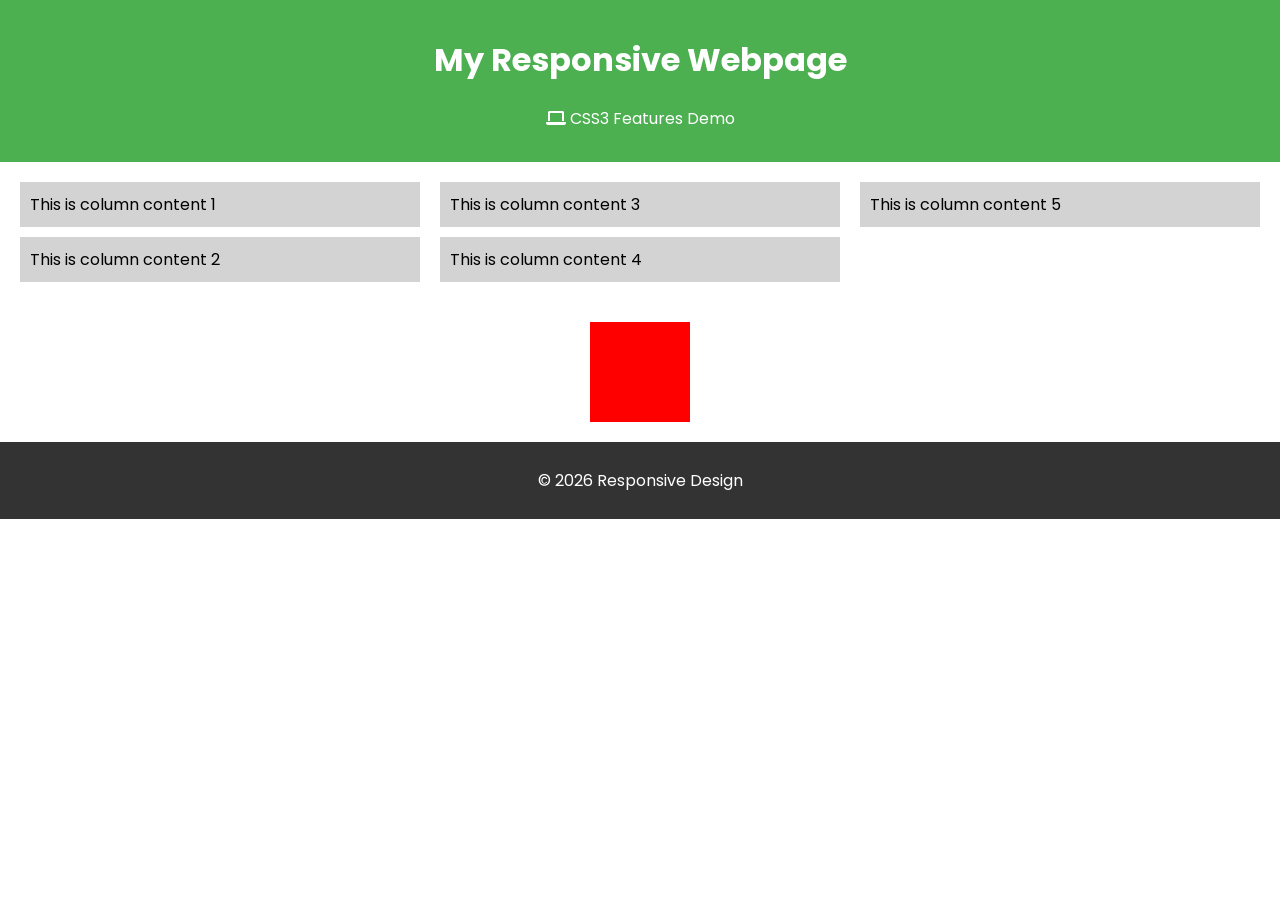
<file: CSS3 webpage.html>
<!DOCTYPE html>
<html>
<head>
    <title>Responsive Webpage</title>

    <!-- Google Font -->
    <link href="https://fonts.googleapis.com/css2?family=Poppins&display=swap" rel="stylesheet">

    <!-- Font Awesome Icons -->
    <link rel="stylesheet" href="https://cdnjs.cloudflare.com/ajax/libs/font-awesome/6.0.0/css/all.min.css">

    <style>
        body {
            font-family: 'Poppins', sans-serif;
            margin: 0;
            padding: 0;
        }

        header {
            background: #4CAF50;
            color: white;
            text-align: center;
            padding: 15px;
        }

        /* Multiple Columns */
        .content {
            column-count: 3;
            column-gap: 20px;
            padding: 20px;
        }

        /* Box Styling */
        .box {
            background: lightgray;
            padding: 10px;
            margin-bottom: 10px;
            transition: transform 0.5s;
        }

        /* Transformation */
        .box:hover {
            transform: scale(1.1) rotate(5deg);
        }

        /* Animation */
        .animate {
            width: 100px;
            height: 100px;
            background: red;
            margin: 20px auto;
            animation: move 3s infinite;
        }

        @keyframes move {
            0% { transform: translateX(0); }
            50% { transform: translateX(200px); }
            100% { transform: translateX(0); }
        }

        /* Responsive Design */
        @media screen and (max-width: 768px) {
            .content {
                column-count: 1;
            }
        }

        footer {
            text-align: center;
            background: #333;
            color: white;
            padding: 10px;
        }
    </style>
</head>

<body>

<header>
    <h1>My Responsive Webpage</h1>
    <p><i class="fas fa-laptop"></i> CSS3 Features Demo</p>
</header>

<div class="content">
    <div class="box">This is column content 1</div>
    <div class="box">This is column content 2</div>
    <div class="box">This is column content 3</div>
    <div class="box">This is column content 4</div>
    <div class="box">This is column content 5</div>
</div>

<div class="animate"></div>

<footer>
    <p>© 2026 Responsive Design</p>
</footer>

</body>
</html>
</file>
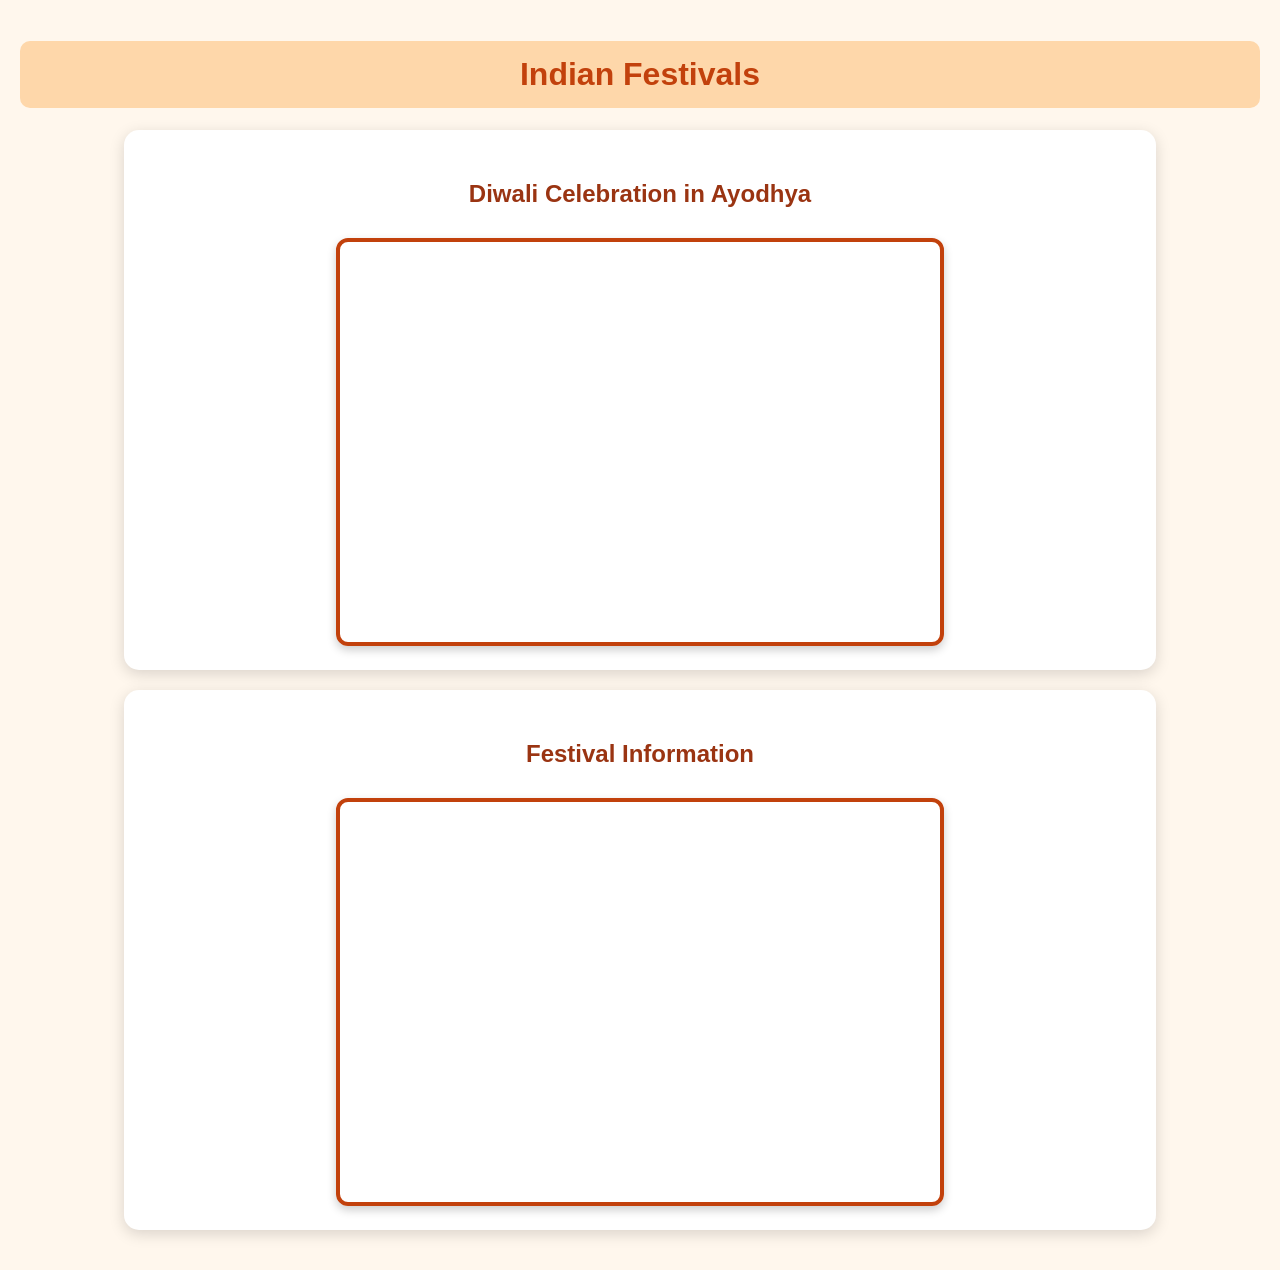
<file: Html frames.html>
<!DOCTYPE html>
<html lang="en">
<head>
<meta charset="UTF-8">
<title>Indian Festivals</title>

<style>
body {
    font-family: Arial, sans-serif;
    background: #fff7ed;
    text-align: center;
    margin: 0;
    padding: 20px;
}

h1 {
    color: #c2410c;
    background: #fed7aa;
    padding: 15px;
    border-radius: 10px;
}

h2 {
    color: #9a3412;
    margin-top: 30px;
}

iframe {
    border: 4px solid #c2410c;
    border-radius: 12px;
    box-shadow: 0px 4px 10px rgba(0,0,0,0.2);
    margin-top: 10px;
}

.container {
    background: white;
    padding: 20px;
    margin: 20px auto;
    width: 80%;
    border-radius: 15px;
    box-shadow: 0px 4px 15px rgba(0,0,0,0.15);
}
</style>

</head>
<body>

<h1>Indian Festivals</h1>

<div class="container">
    <h2>Diwali Celebration in Ayodhya</h2>
    <iframe 
    src="https://www.google.com/maps?q=Ayodhya&output=embed" 
    width="600" 
    height="400"
    loading="lazy">
    </iframe>
</div>

<div class="container">
    <h2>Festival Information</h2>
    <iframe 
    src="https://www.britannica.com/topic/Diwali-Hindu-festival" 
    width="600" 
    height="400">
    </iframe>
</div>

</body>
</html>
</file>
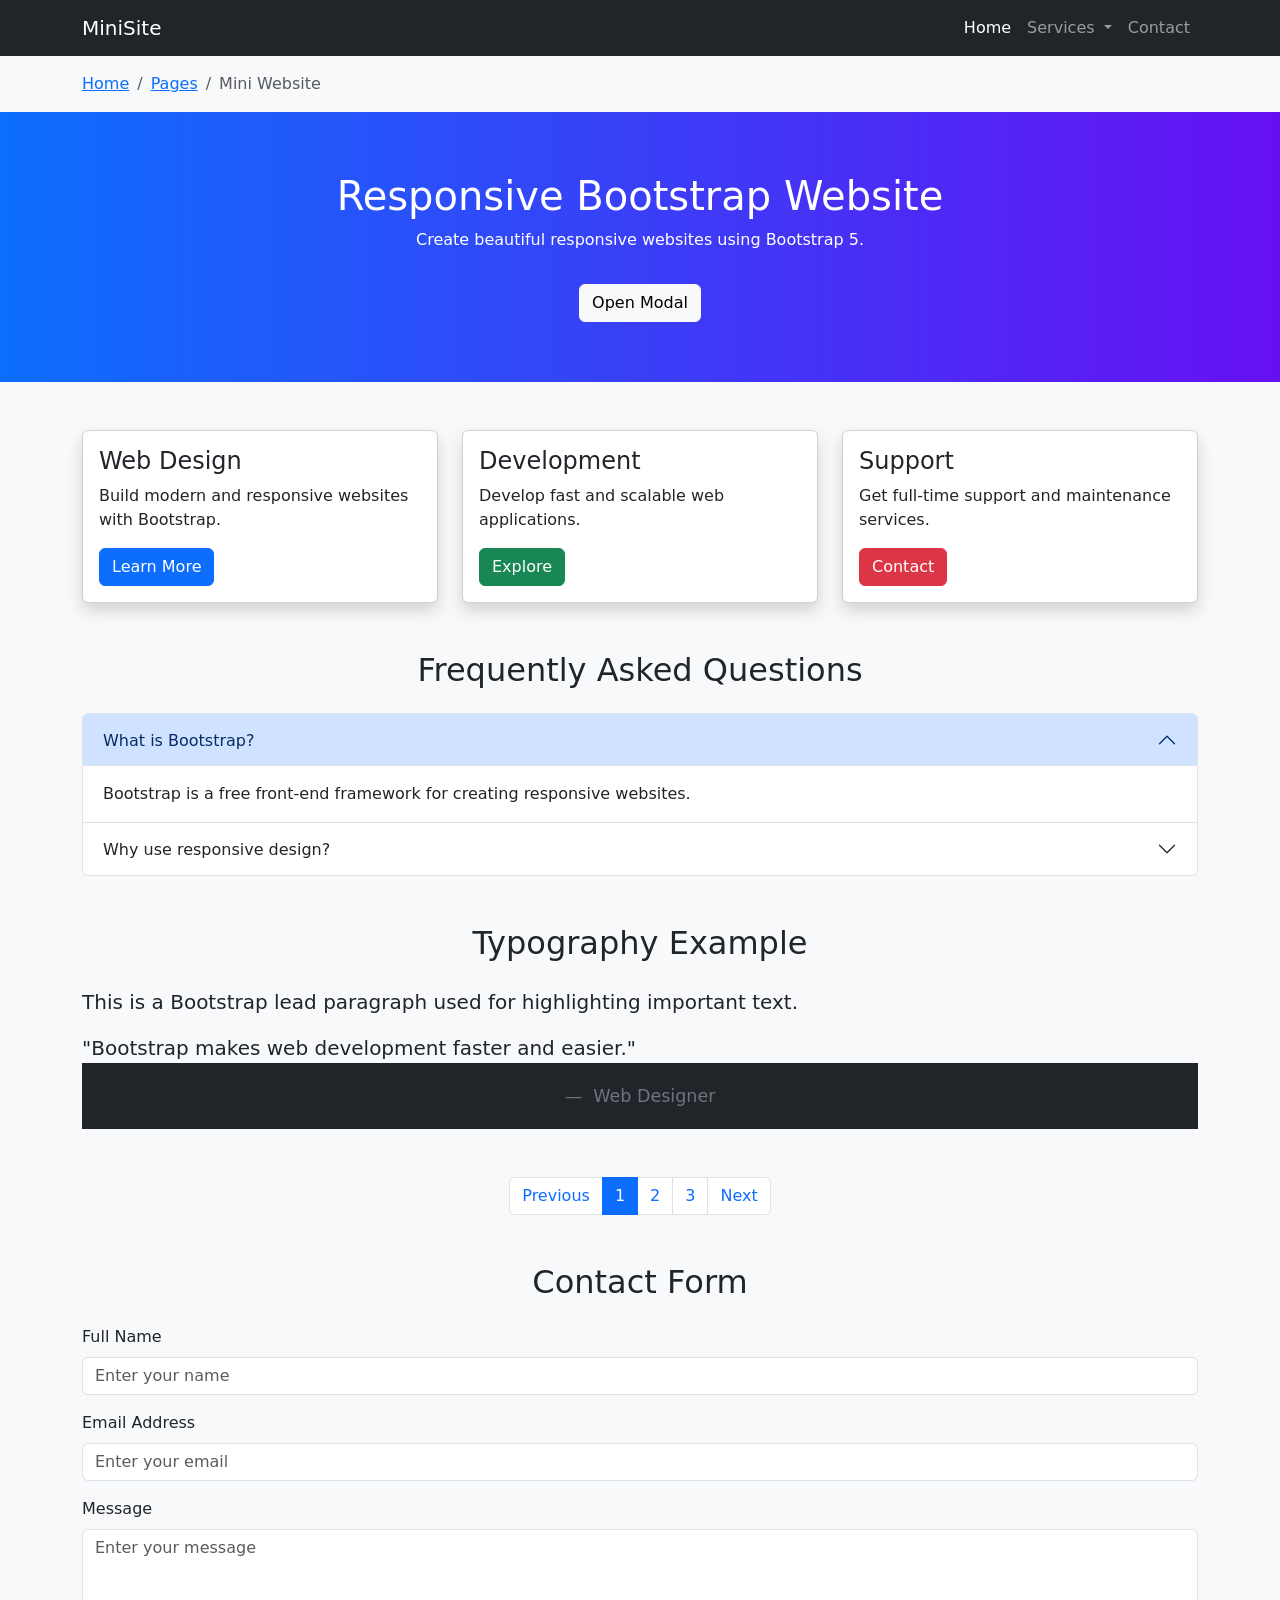
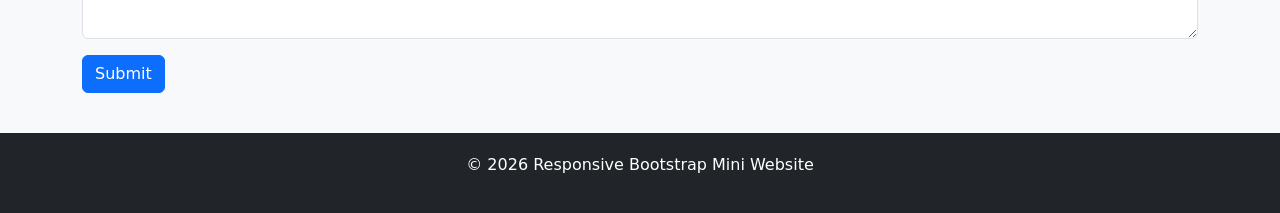
<file: Responsive website.html>
<!DOCTYPE html>
<html lang="en">
<head>
  <meta charset="UTF-8">
  <meta name="viewport" content="width=device-width, initial-scale=1">

  <title>Responsive Bootstrap Mini Website</title>

  <!-- Bootstrap CSS -->
  <link href="https://cdn.jsdelivr.net/npm/bootstrap@5.2.0/dist/css/bootstrap.min.css" rel="stylesheet">

  <style>
    body{
      background:#f8f9fa;
    }

    .hero{
      background:linear-gradient(to right,#0d6efd,#6610f2);
      color:white;
      padding:60px 20px;
      text-align:center;
    }

    .card{
      transition:0.3s;
    }

    .card:hover{
      transform:translateY(-5px);
    }

    footer{
      background:#212529;
      color:white;
      padding:20px;
      text-align:center;
      margin-top:40px;
    }
  </style>
</head>

<body>

<!-- Navbar -->
<nav class="navbar navbar-expand-lg navbar-dark bg-dark">
  <div class="container">

    <a class="navbar-brand" href="#">MiniSite</a>

    <button class="navbar-toggler" type="button" data-bs-toggle="collapse" data-bs-target="#navbarNav">
      <span class="navbar-toggler-icon"></span>
    </button>

    <div class="collapse navbar-collapse" id="navbarNav">

      <ul class="navbar-nav ms-auto">

        <li class="nav-item">
          <a class="nav-link active" href="#">Home</a>
        </li>

        <!-- Dropdown -->
        <li class="nav-item dropdown">

          <a class="nav-link dropdown-toggle" href="#" role="button" data-bs-toggle="dropdown">
            Services
          </a>

          <ul class="dropdown-menu">
            <li><a class="dropdown-item" href="#">Web Design</a></li>
            <li><a class="dropdown-item" href="#">Development</a></li>
            <li><a class="dropdown-item" href="#">Support</a></li>
          </ul>

        </li>

        <li class="nav-item">
          <a class="nav-link" href="#">Contact</a>
        </li>

      </ul>

    </div>
  </div>
</nav>

<!-- Breadcrumb -->
<div class="container mt-3">

  <nav>
    <ol class="breadcrumb">

      <li class="breadcrumb-item">
        <a href="#">Home</a>
      </li>

      <li class="breadcrumb-item">
        <a href="#">Pages</a>
      </li>

      <li class="breadcrumb-item active">
        Mini Website
      </li>

    </ol>
  </nav>

</div>

<!-- Hero Section -->
<section class="hero">
  <h1>Responsive Bootstrap Website</h1>
  <p>Create beautiful responsive websites using Bootstrap 5.</p>

  <!-- Modal Button -->
  <button class="btn btn-light mt-3" data-bs-toggle="modal" data-bs-target="#exampleModal">
    Open Modal
  </button>
</section>

<!-- Grid Layout -->
<div class="container mt-5">

  <div class="row g-4">

    <div class="col-lg-4 col-md-6 col-sm-12">

      <div class="card shadow">

        <div class="card-body">
          <h4 class="card-title">Web Design</h4>

          <p class="card-text">
            Build modern and responsive websites with Bootstrap.
          </p>

          <button class="btn btn-primary">
            Learn More
          </button>
        </div>

      </div>

    </div>

    <div class="col-lg-4 col-md-6 col-sm-12">

      <div class="card shadow">

        <div class="card-body">
          <h4 class="card-title">Development</h4>

          <p class="card-text">
            Develop fast and scalable web applications.
          </p>

          <button class="btn btn-success">
            Explore
          </button>
        </div>

      </div>

    </div>

    <div class="col-lg-4 col-md-12 col-sm-12">

      <div class="card shadow">

        <div class="card-body">
          <h4 class="card-title">Support</h4>

          <p class="card-text">
            Get full-time support and maintenance services.
          </p>

          <button class="btn btn-danger">
            Contact
          </button>
        </div>

      </div>

    </div>

  </div>

</div>

<!-- Accordion -->
<div class="container mt-5">

  <h2 class="mb-4 text-center">Frequently Asked Questions</h2>

  <div class="accordion" id="faqAccordion">

    <div class="accordion-item">

      <h2 class="accordion-header">
        <button class="accordion-button" type="button" data-bs-toggle="collapse" data-bs-target="#collapseOne">
          What is Bootstrap?
        </button>
      </h2>

      <div id="collapseOne" class="accordion-collapse collapse show">

        <div class="accordion-body">
          Bootstrap is a free front-end framework for creating responsive websites.
        </div>

      </div>

    </div>

    <div class="accordion-item">

      <h2 class="accordion-header">
        <button class="accordion-button collapsed" type="button" data-bs-toggle="collapse" data-bs-target="#collapseTwo">
          Why use responsive design?
        </button>
      </h2>

      <div id="collapseTwo" class="accordion-collapse collapse">

        <div class="accordion-body">
          Responsive websites work properly on mobile, tablet, and desktop devices.
        </div>

      </div>

    </div>

  </div>

</div>

<!-- Typography -->
<div class="container mt-5">

  <h2 class="text-center mb-4">Typography Example</h2>

  <p class="lead">
    This is a Bootstrap lead paragraph used for highlighting important text.
  </p>

  <blockquote class="blockquote">
    <p>
      "Bootstrap makes web development faster and easier."
    </p>

    <footer class="blockquote-footer">
      Web Designer
    </footer>
  </blockquote>

</div>

<!-- Pagination -->
<div class="container mt-5 text-center">

  <nav>
    <ul class="pagination justify-content-center">

      <li class="page-item">
        <a class="page-link" href="#">Previous</a>
      </li>

      <li class="page-item active">
        <a class="page-link" href="#">1</a>
      </li>

      <li class="page-item">
        <a class="page-link" href="#">2</a>
      </li>

      <li class="page-item">
        <a class="page-link" href="#">3</a>
      </li>

      <li class="page-item">
        <a class="page-link" href="#">Next</a>
      </li>

    </ul>
  </nav>

</div>

<!-- Form -->
<div class="container mt-5">

  <h2 class="text-center mb-4">Contact Form</h2>

  <form>

    <div class="mb-3">
      <label class="form-label">Full Name</label>

      <input type="text" class="form-control" placeholder="Enter your name">
    </div>

    <div class="mb-3">
      <label class="form-label">Email Address</label>

      <input type="email" class="form-control" placeholder="Enter your email">
    </div>

    <div class="mb-3">
      <label class="form-label">Message</label>

      <textarea class="form-control" rows="4" placeholder="Enter your message"></textarea>
    </div>

    <button type="submit" class="btn btn-primary">
      Submit
    </button>

  </form>

</div>

<!-- Modal -->
<div class="modal fade" id="exampleModal">

  <div class="modal-dialog">

    <div class="modal-content">

      <div class="modal-header">

        <h5 class="modal-title">Bootstrap Modal</h5>

        <button type="button" class="btn-close" data-bs-dismiss="modal"></button>

      </div>

      <div class="modal-body">
        This is a responsive Bootstrap modal popup window.
      </div>

      <div class="modal-footer">

        <button type="button" class="btn btn-secondary" data-bs-dismiss="modal">
          Close
        </button>

        <button type="button" class="btn btn-primary">
          Save Changes
        </button>

      </div>

    </div>

  </div>

</div>

<!-- Footer -->
<footer>
  <p>© 2026 Responsive Bootstrap Mini Website</p>
</footer>

<!-- Bootstrap JS -->
<script src="https://cdn.jsdelivr.net/npm/bootstrap@5.2.0/dist/js/bootstrap.bundle.min.js"></script>

</body>
</html>
</file>
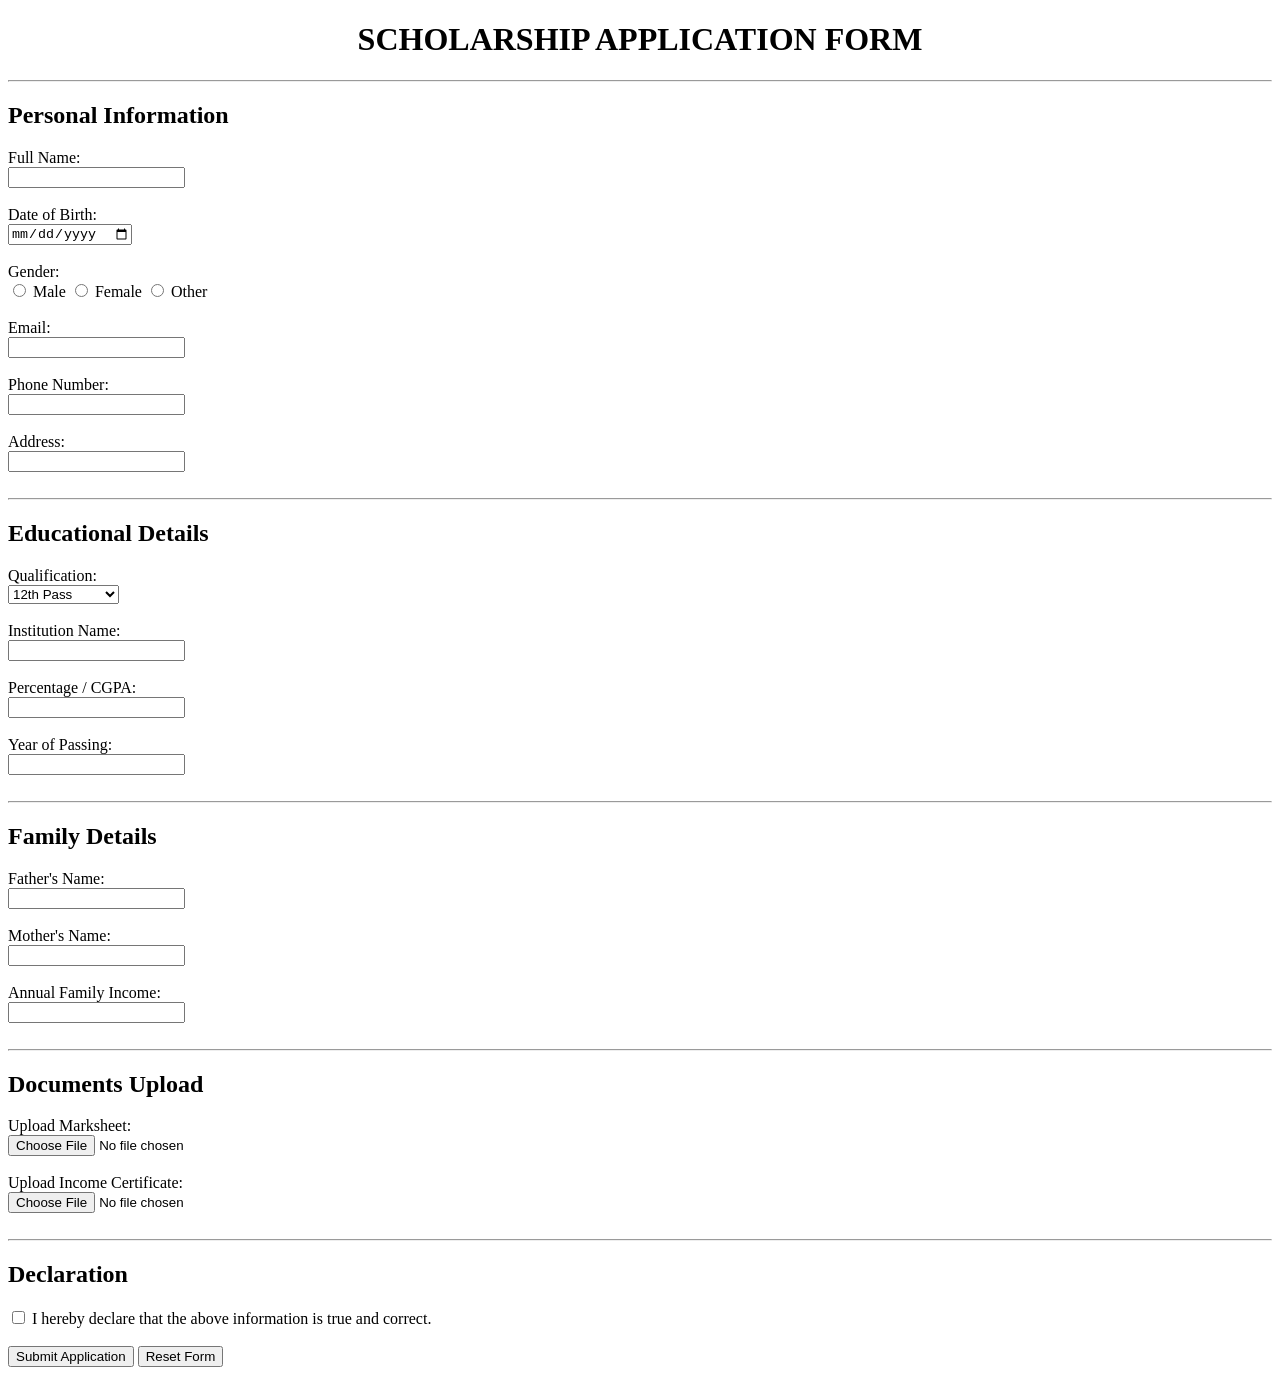
<file: scholarship form.html>
<!DOCTYPE html>
<html>
<head>
    <title>Scholarship Application Form</title>
</head>
<body>

    <h1 align="center">SCHOLARSHIP APPLICATION FORM</h1>
    <hr>

    <form action="#" method="post">

        <h2>Personal Information</h2>

        <label>Full Name:</label><br>
        <input type="text" name="fullname" required><br><br>

        <label>Date of Birth:</label><br>
        <input type="date" name="dob" required><br><br>

        <label>Gender:</label><br>
        <input type="radio" name="gender" value="Male"> Male
        <input type="radio" name="gender" value="Female"> Female
        <input type="radio" name="gender" value="Other"> Other
        <br><br>

        <label>Email:</label><br>
        <input type="email" name="email" required><br><br>

        <label>Phone Number:</label><br>
        <input type="tel" name="phone" required><br><br>

        <label>Address:</label><br>
        <input name="address" name="phone" required><br><br>


        <hr>

        <h2>Educational Details</h2>

        <label>Qualification:</label><br>
        <select name="qualification">
            <option>12th Pass</option>
            <option>Diploma</option>
            <option>Undergraduate</option>
            <option>Postgraduate</option>
        </select>
        <br><br>

        <label>Institution Name:</label><br>
        <input type="text" name="institution"><br><br>

        <label>Percentage / CGPA:</label><br>
        <input type="text" name="marks"><br><br>

        <label>Year of Passing:</label><br>
        <input type="number" name="year"><br><br>

        <hr>

        <h2>Family Details</h2>

        <label>Father's Name:</label><br>
        <input type="text" name="father"><br><br>

        <label>Mother's Name:</label><br>
        <input type="text" name="mother"><br><br>

        <label>Annual Family Income:</label><br>
        <input type="number" name="income"><br><br>

        <hr>

        <h2>Documents Upload</h2>

        <label>Upload Marksheet:</label><br>
        <input type="file" name="marksheet"><br><br>

        <label>Upload Income Certificate:</label><br>
        <input type="file" name="income_certificate"><br><br>

        <hr>

        <h2>Declaration</h2>

        <input type="checkbox" name="declaration" required>
        I hereby declare that the above information is true and correct.
        <br><br>

        <input type="submit" value="Submit Application">
        <input type="reset" value="Reset Form">

    </form>

</body>
</html>
</file>
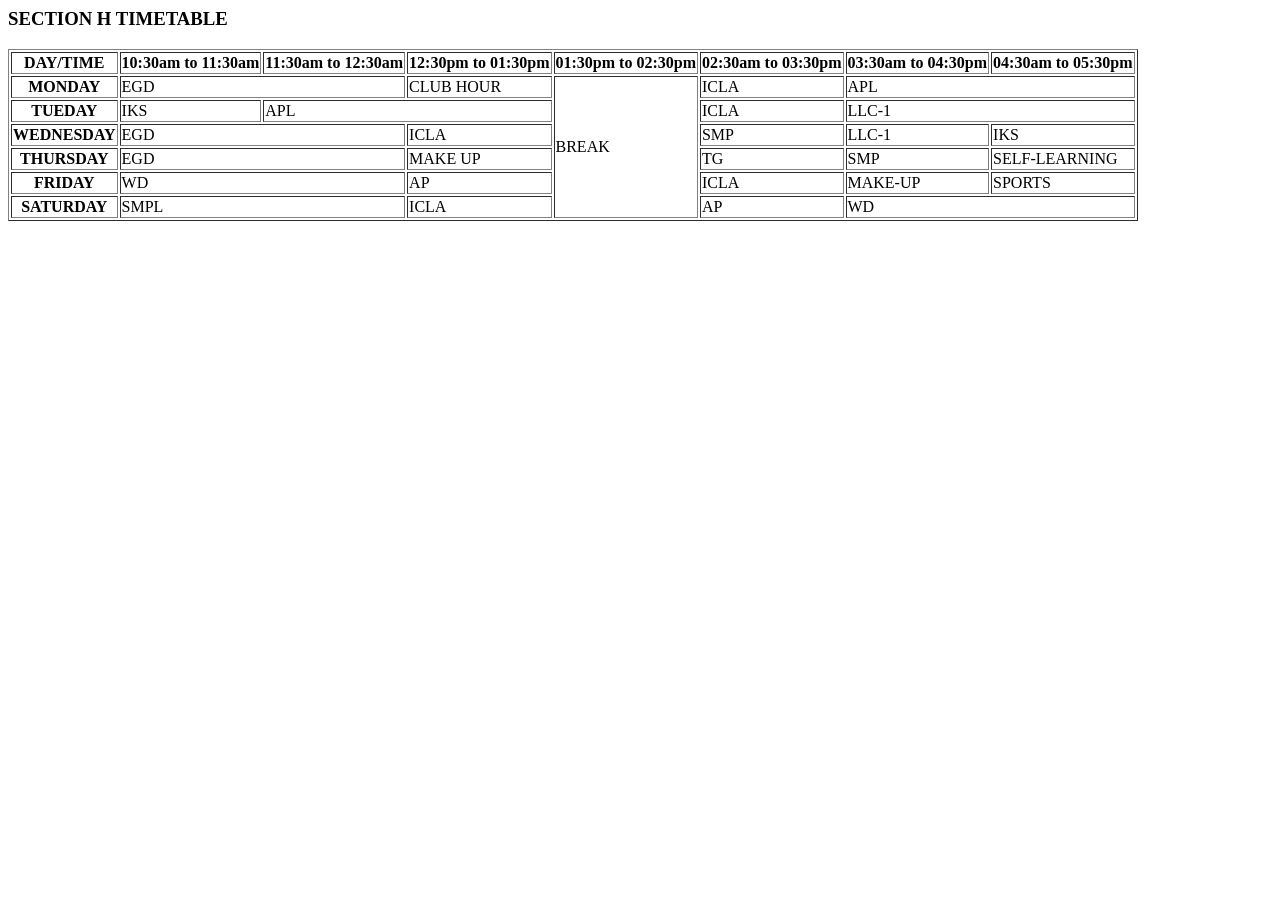
<file: SEC-hTT.html>
<DOCTYPE!>
<html>
<h3>SECTION H TIMETABLE</h3>
<table border = "1">
    <tr>
        <th>DAY/TIME</th>
        <th>10:30am to 11:30am</th>
        <th>11:30am to 12:30am</th>
        <th>12:30pm to 01:30pm</th>
        <th>01:30pm to 02:30pm</th>
        <th>02:30am to 03:30pm</th>
        <th>03:30am to 04:30pm</th>
        <th>04:30am to 05:30pm</th>
    </tr>
    <tr>
        <th>MONDAY</th>
        <td colspan = "2">EGD</td>
        <td>CLUB HOUR</td>
        <td rowspan = "7">BREAK</td>
        <td>ICLA</td>
        <td colspan = "2">APL</td>
    </tr>
    <tr>
        <th>TUEDAY</th>
        <td>IKS</td>
        <td colspan = "2">APL</td>
        <td>ICLA</td>
        <td colspan = "2">LLC-1</td>
    </tr>
    <tr>
        <th>WEDNESDAY</th>
        <td colspan = "2">EGD</td>
        <td>ICLA</td>
        <td>SMP</td>
        <td>LLC-1</td>
        <td>IKS</td>
    </tr>
    <tr>
        <th>THURSDAY</th>
        <td colspan = "2">EGD</td>
        <td>MAKE UP</td>
        <td>TG</td>
        <td>SMP</td>
        <td>SELF-LEARNING</td>
    </tr>
    <tr>
        <th>FRIDAY</th>
        <td colspan = "2">WD</td>
        <td>AP</td>
        <td>ICLA</td>
        <td>MAKE-UP</td>
        <td>SPORTS</td>
    </tr>
    <tr>
        <th>SATURDAY</th>
       <td colspan = "2">SMPL</td>
        <td>ICLA</td>
        <td>AP</td>
       <td colspan = "2">WD</td>
    </tr>
</table>
</file>
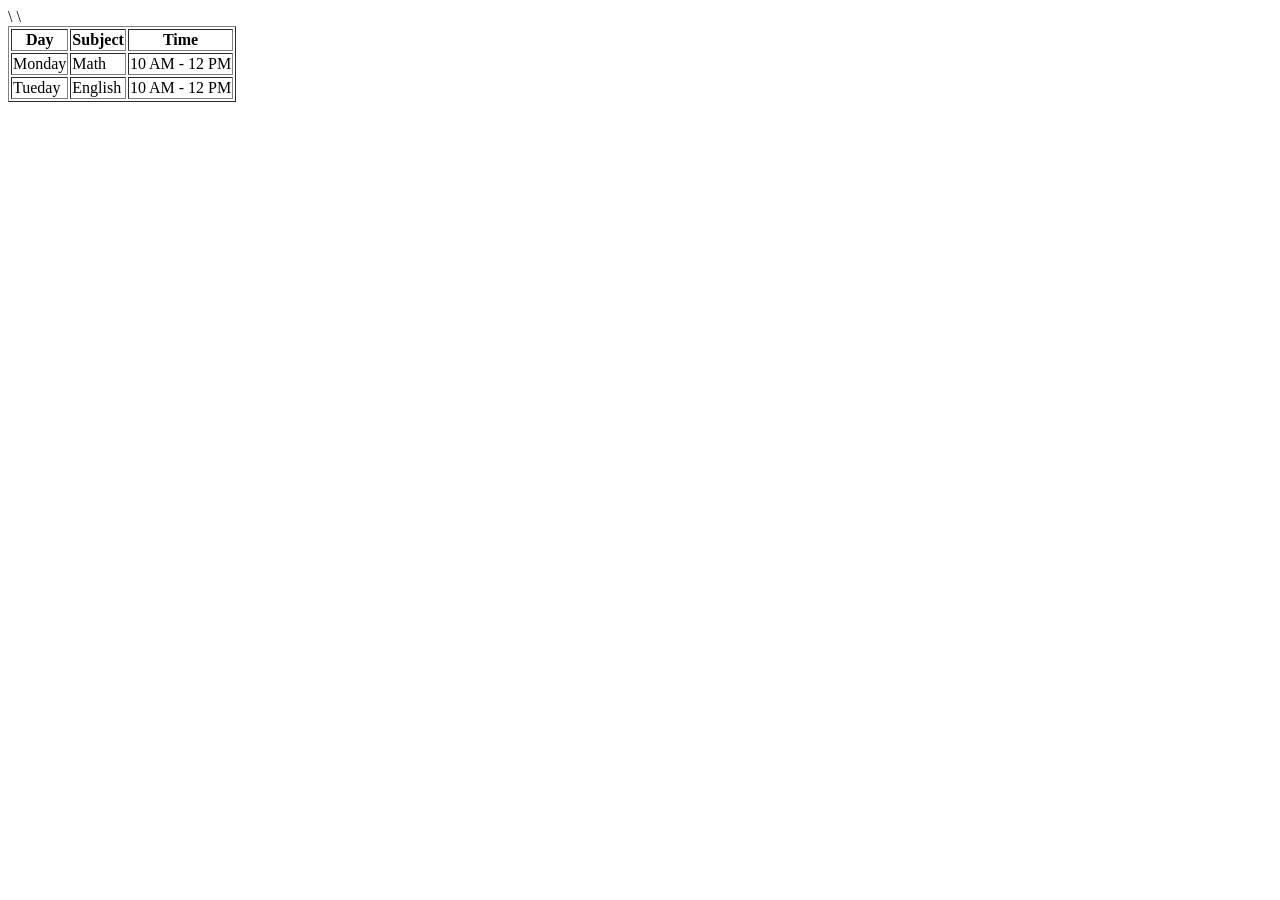
<file: table.html>
<!DOCTYPE html>
<html>
    <body>
       <table border="1">
        <tr>
            <th>Day</th>
            <th>Subject</th>
            <th>Time</th>
        </tr>
        <tr>
            <td>Monday</td>\
            <td>Math</td>
            <td>10 AM - 12 PM</td>
        </tr>
         <tr>
            <td>Tueday</td>\
            <td>English</td>
            <td>10 AM - 12 PM</td>
        </tr>
       </table>
    </body>
</html>
</file>
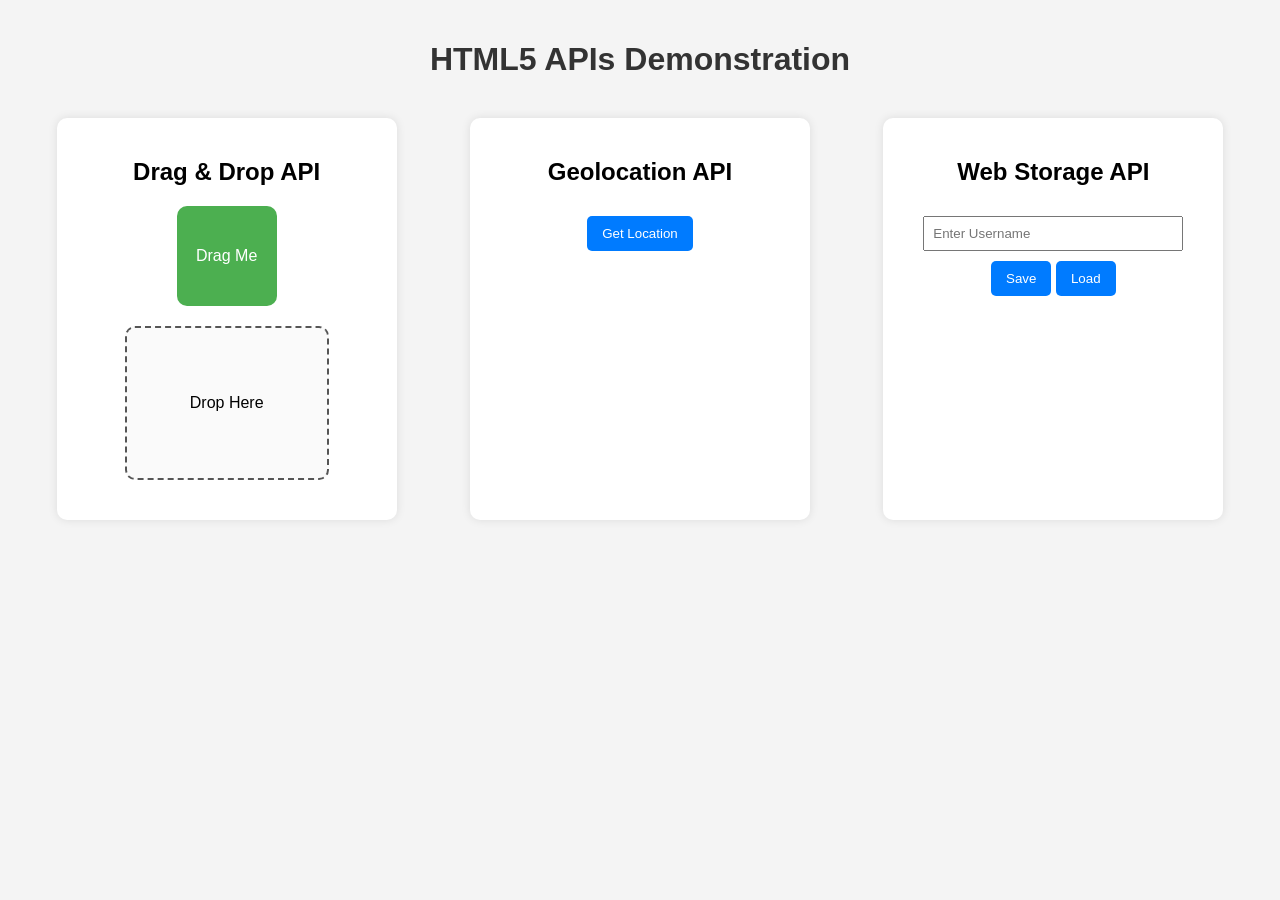
<file: webPage.html>
<!DOCTYPE html>
<html lang="en">
<head>
<meta charset="UTF-8">
<meta name="viewport" content="width=device-width, initial-scale=1.0">
<title>HTML5 APIs Demo</title>

<style>
    body{
        font-family: Arial, sans-serif;
        background:#f4f4f4;
        margin:0;
        padding:20px;
        text-align:center;
    }

    h1{
        color:#333;
    }

    .container{
        display:flex;
        justify-content:space-around;
        flex-wrap:wrap;
        margin-top:30px;
    }

    .box{
        background:white;
        padding:20px;
        width:300px;
        margin:10px;
        border-radius:10px;
        box-shadow:0 0 10px rgba(0,0,0,0.1);
    }

    /* Drag & Drop */
    #dragBox{
        width:100px;
        height:100px;
        background:#4CAF50;
        color:white;
        line-height:100px;
        margin:auto;
        cursor:grab;
        border-radius:10px;
    }

    #dropArea{
        width:200px;
        height:150px;
        border:2px dashed #555;
        margin:20px auto;
        line-height:150px;
        border-radius:10px;
        background:#fafafa;
    }

    button{
        padding:10px 15px;
        margin-top:10px;
        border:none;
        background:#007BFF;
        color:white;
        border-radius:5px;
        cursor:pointer;
    }

    button:hover{
        background:#0056b3;
    }

    input{
        padding:8px;
        width:80%;
        margin-top:10px;
    }

    p{
        color:#333;
    }
</style>
</head>

<body>

<h1>HTML5 APIs Demonstration</h1>

<div class="container">

    <!-- Drag and Drop -->
    <div class="box">
        <h2>Drag & Drop API</h2>

        <div id="dragBox" draggable="true">
            Drag Me
        </div>

        <div id="dropArea">
            Drop Here
        </div>
    </div>

    <!-- Geolocation -->
    <div class="box">
        <h2>Geolocation API</h2>

        <button onclick="getLocation()">
            Get Location
        </button>

        <p id="location"></p>
    </div>

    <!-- Web Storage -->
    <div class="box">
        <h2>Web Storage API</h2>

        <input type="text" id="username" placeholder="Enter Username">

        <br>

        <button onclick="saveData()">
            Save
        </button>

        <button onclick="loadData()">
            Load
        </button>

        <p id="result"></p>
    </div>

</div>

<script>

    /* ---------------- Drag & Drop API ---------------- */

    const dragBox = document.getElementById("dragBox");
    const dropArea = document.getElementById("dropArea");

    dragBox.addEventListener("dragstart", function(event){
        event.dataTransfer.setData("text", event.target.id);
    });

    dropArea.addEventListener("dragover", function(event){
        event.preventDefault();
    });

    dropArea.addEventListener("drop", function(event){
        event.preventDefault();

        const data = event.dataTransfer.getData("text");
        const draggedElement = document.getElementById(data);

        dropArea.innerHTML = "";
        dropArea.appendChild(draggedElement);
    });

    /* ---------------- Geolocation API ---------------- */

    function getLocation(){

        const output = document.getElementById("location");

        if(navigator.geolocation){

            navigator.geolocation.getCurrentPosition(
                
                function(position){

                    output.innerHTML =
                    "Latitude: " + position.coords.latitude +
                    "<br>Longitude: " + position.coords.longitude;

                },

                function(){
                    output.innerHTML = "Location access denied.";
                }

            );

        }else{
            output.innerHTML = "Geolocation not supported.";
        }
    }

    /* ---------------- Web Storage API ---------------- */

    function saveData(){

        const user = document.getElementById("username").value;

        localStorage.setItem("user", user);

        alert("Username Saved!");
    }

    function loadData(){

        const storedUser = localStorage.getItem("user");

        document.getElementById("result").innerHTML =
        "Saved Username: " + storedUser;
    }

</script>

</body>
</html>
</file>
